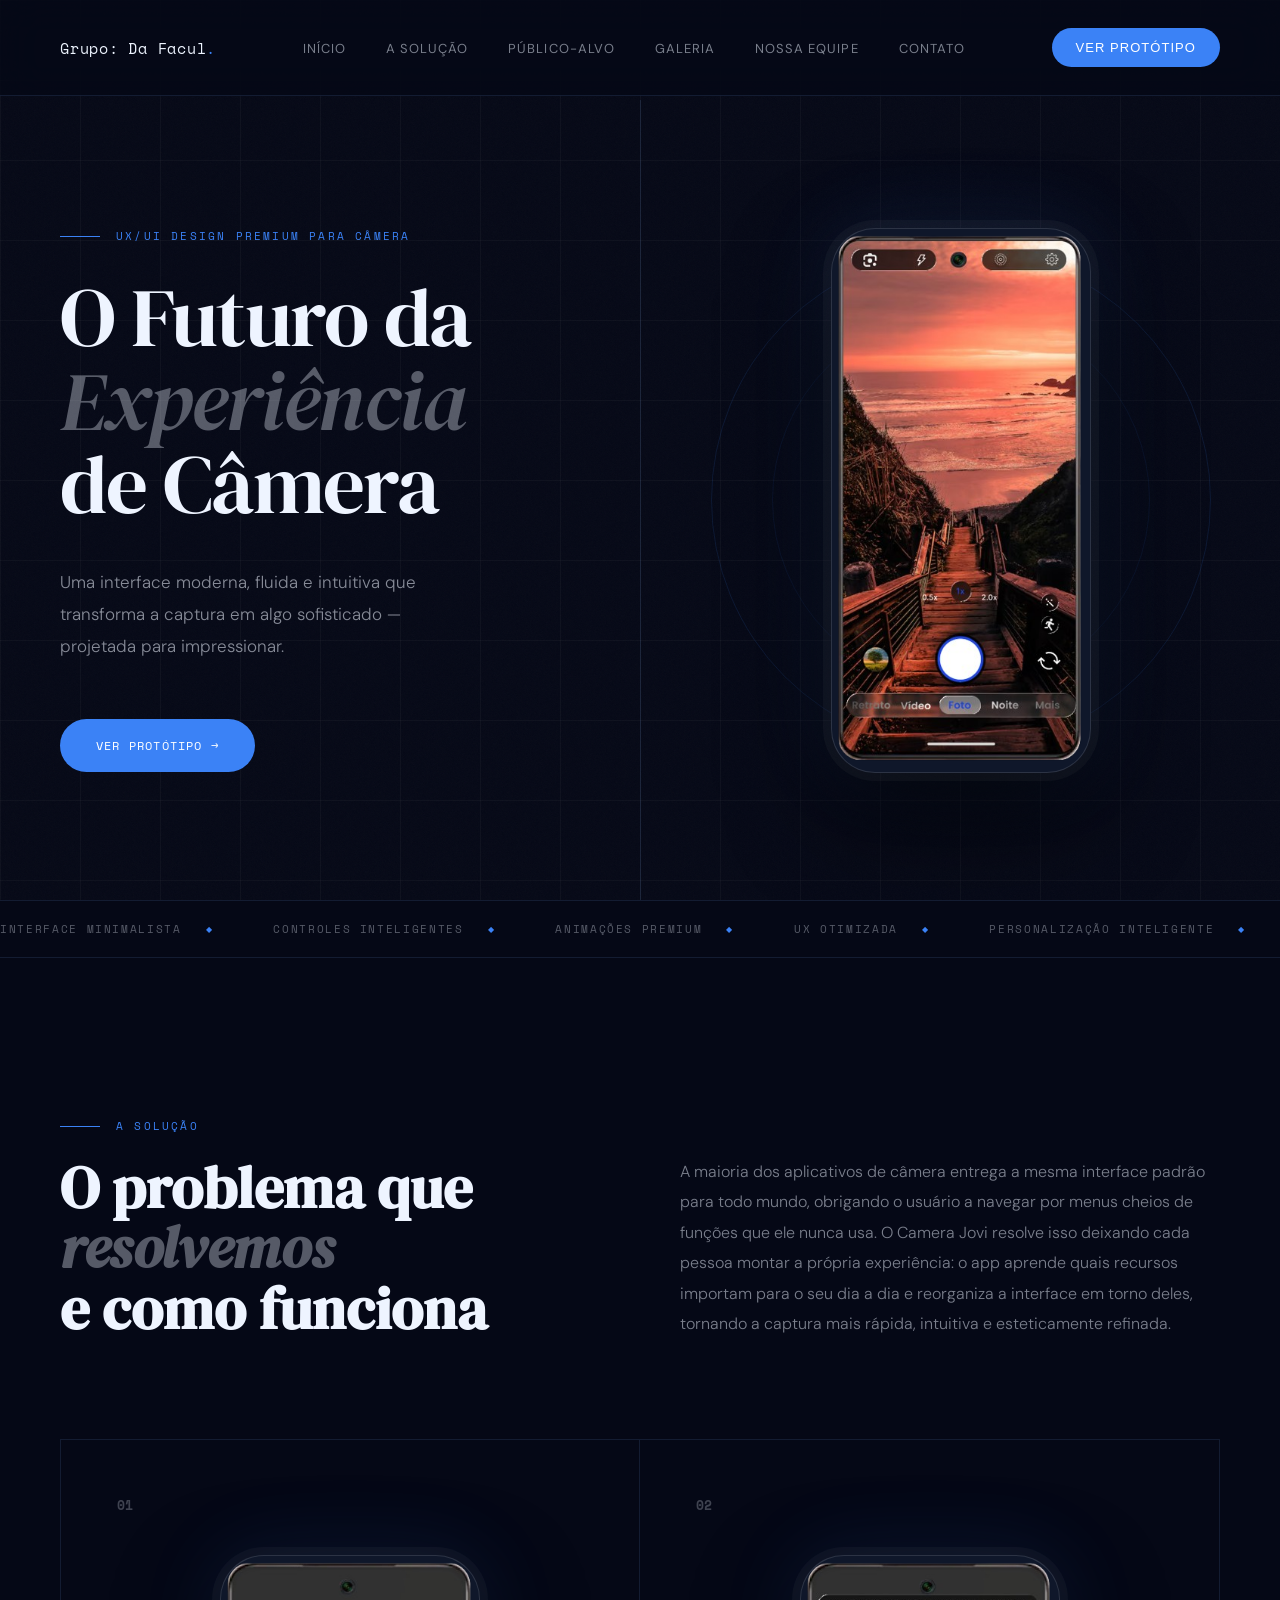
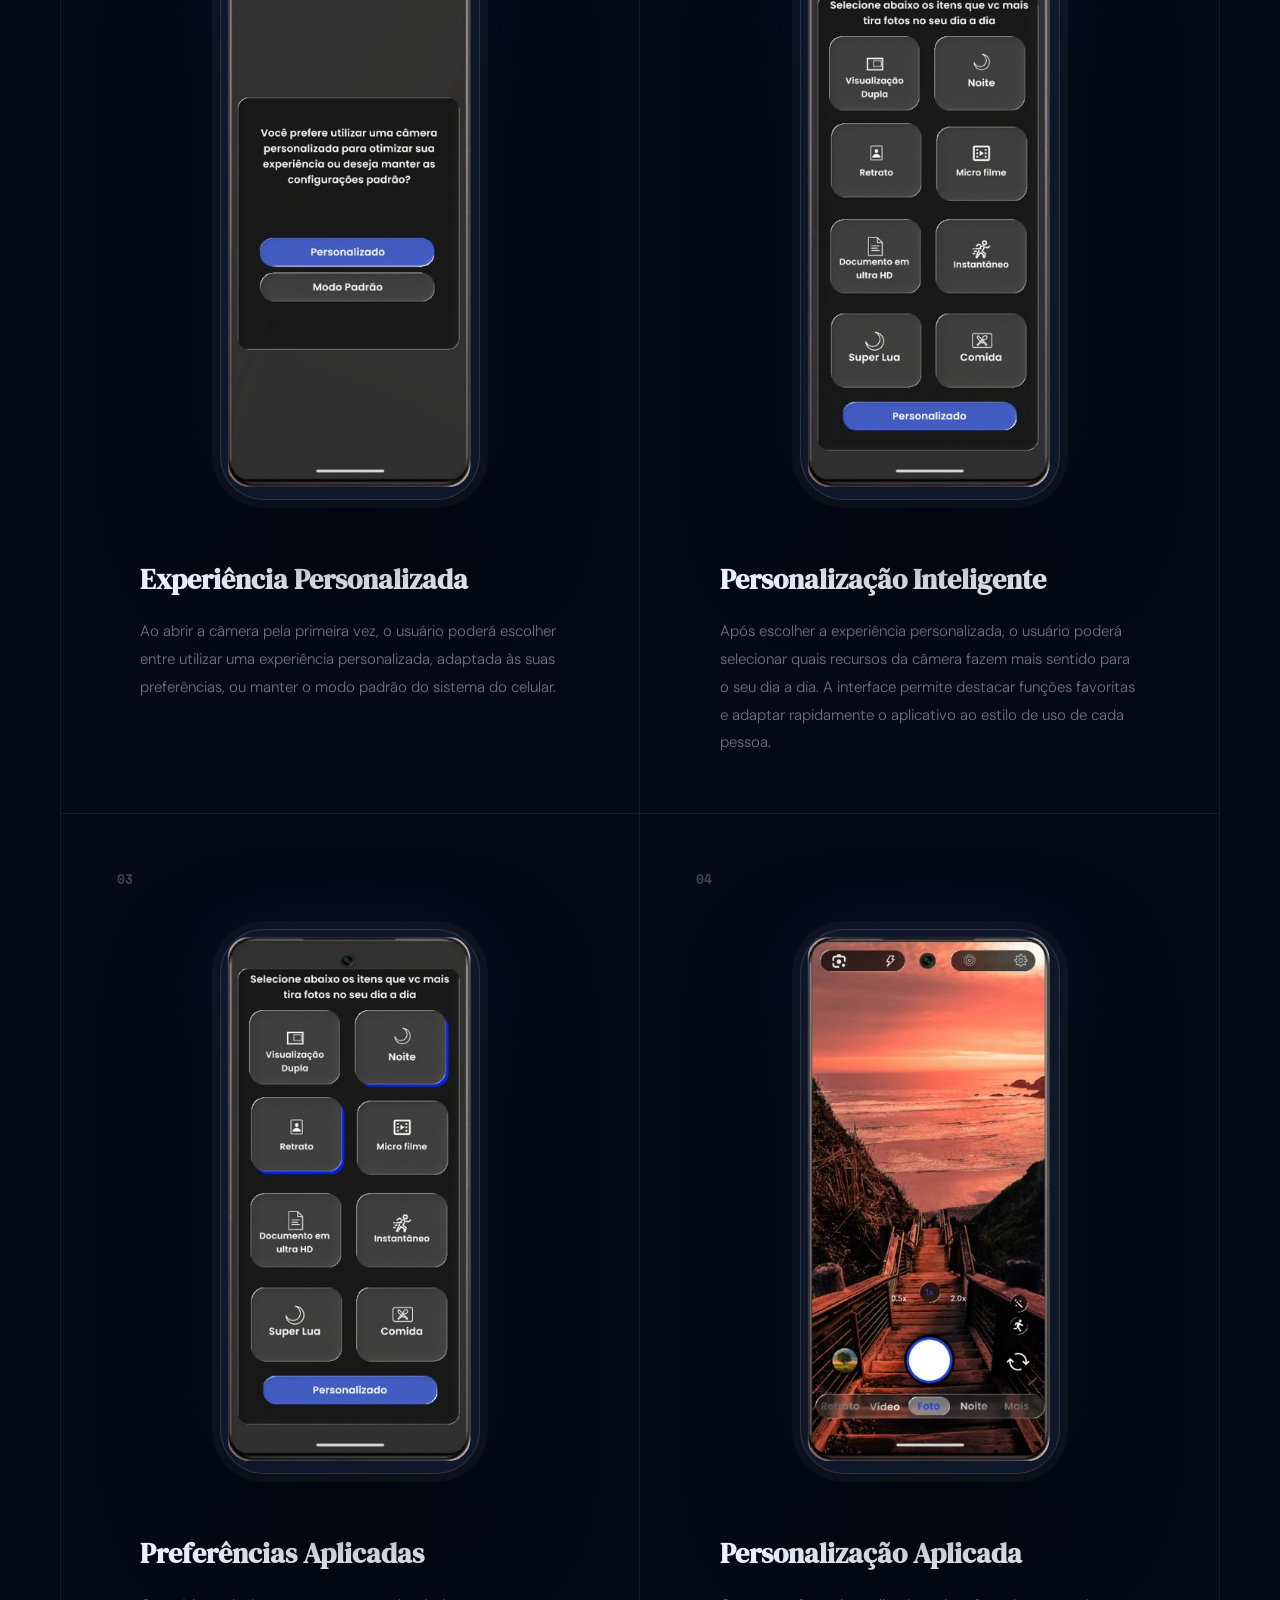
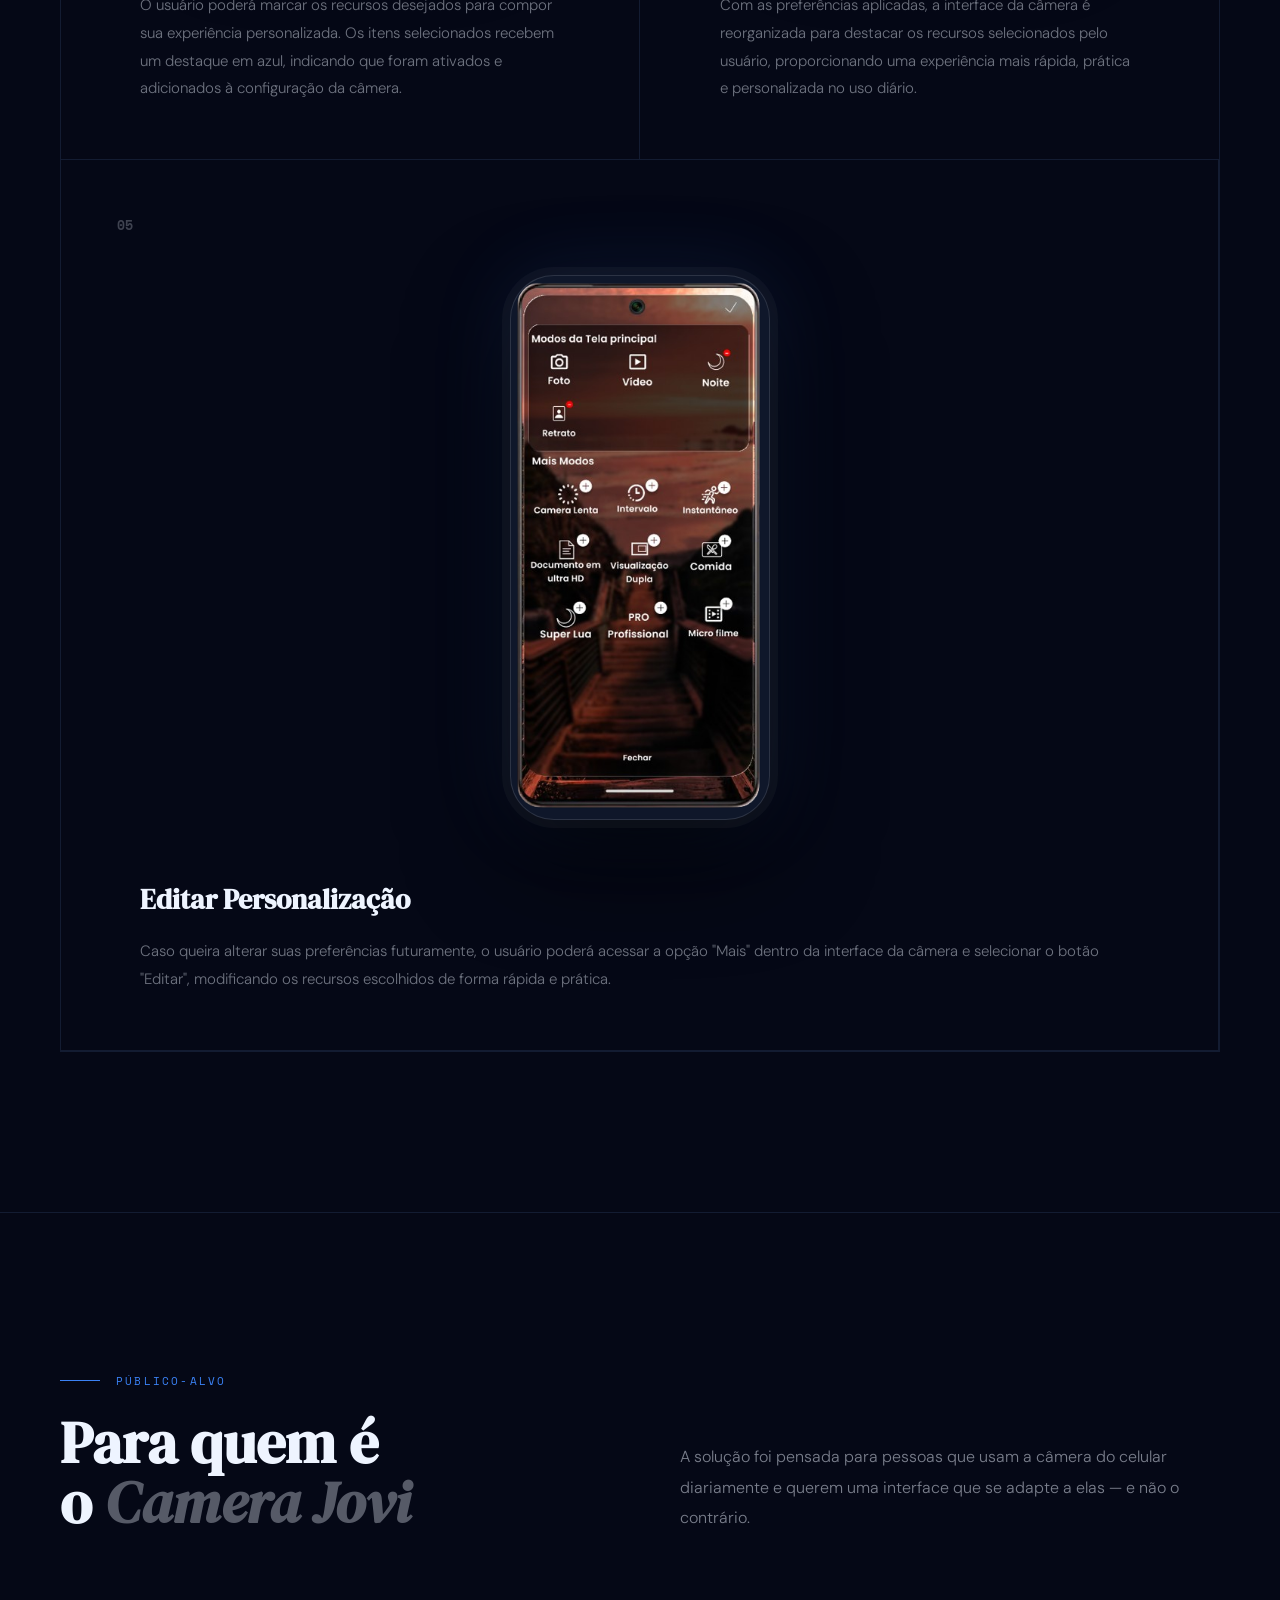
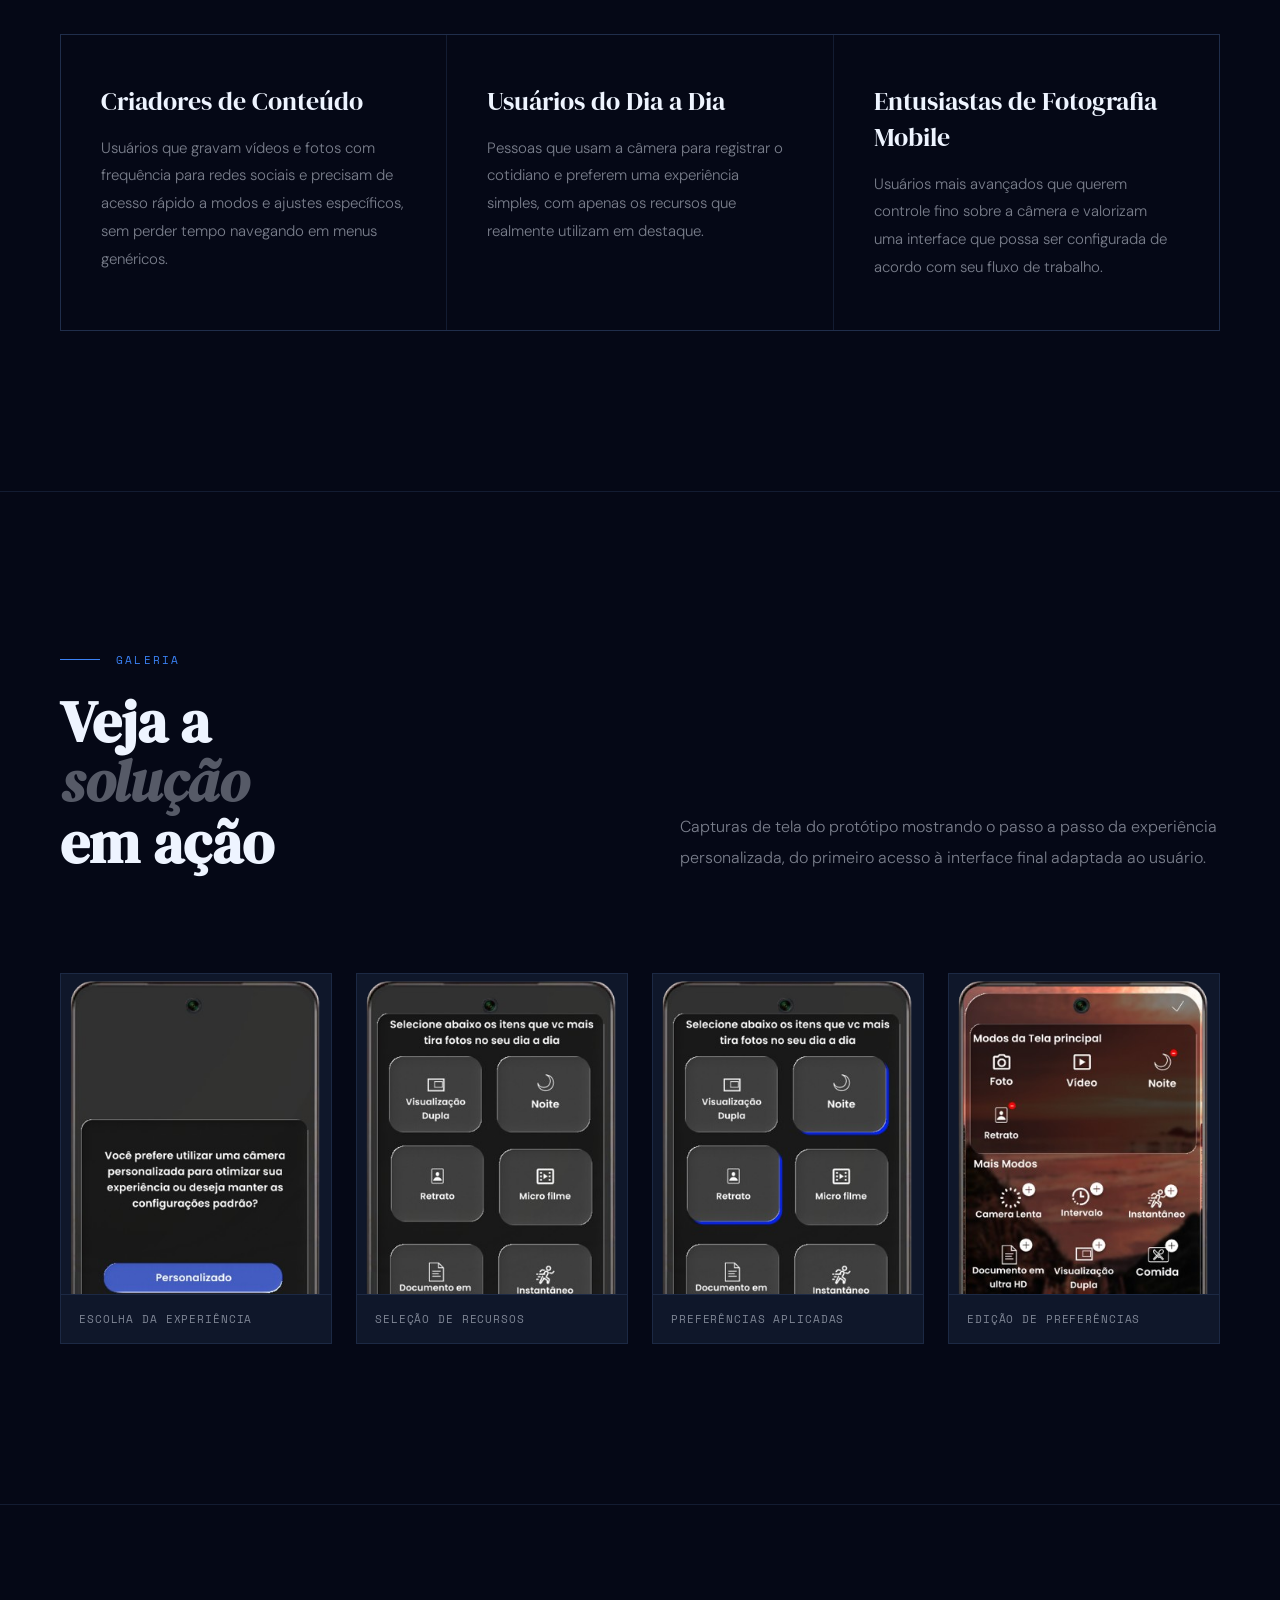
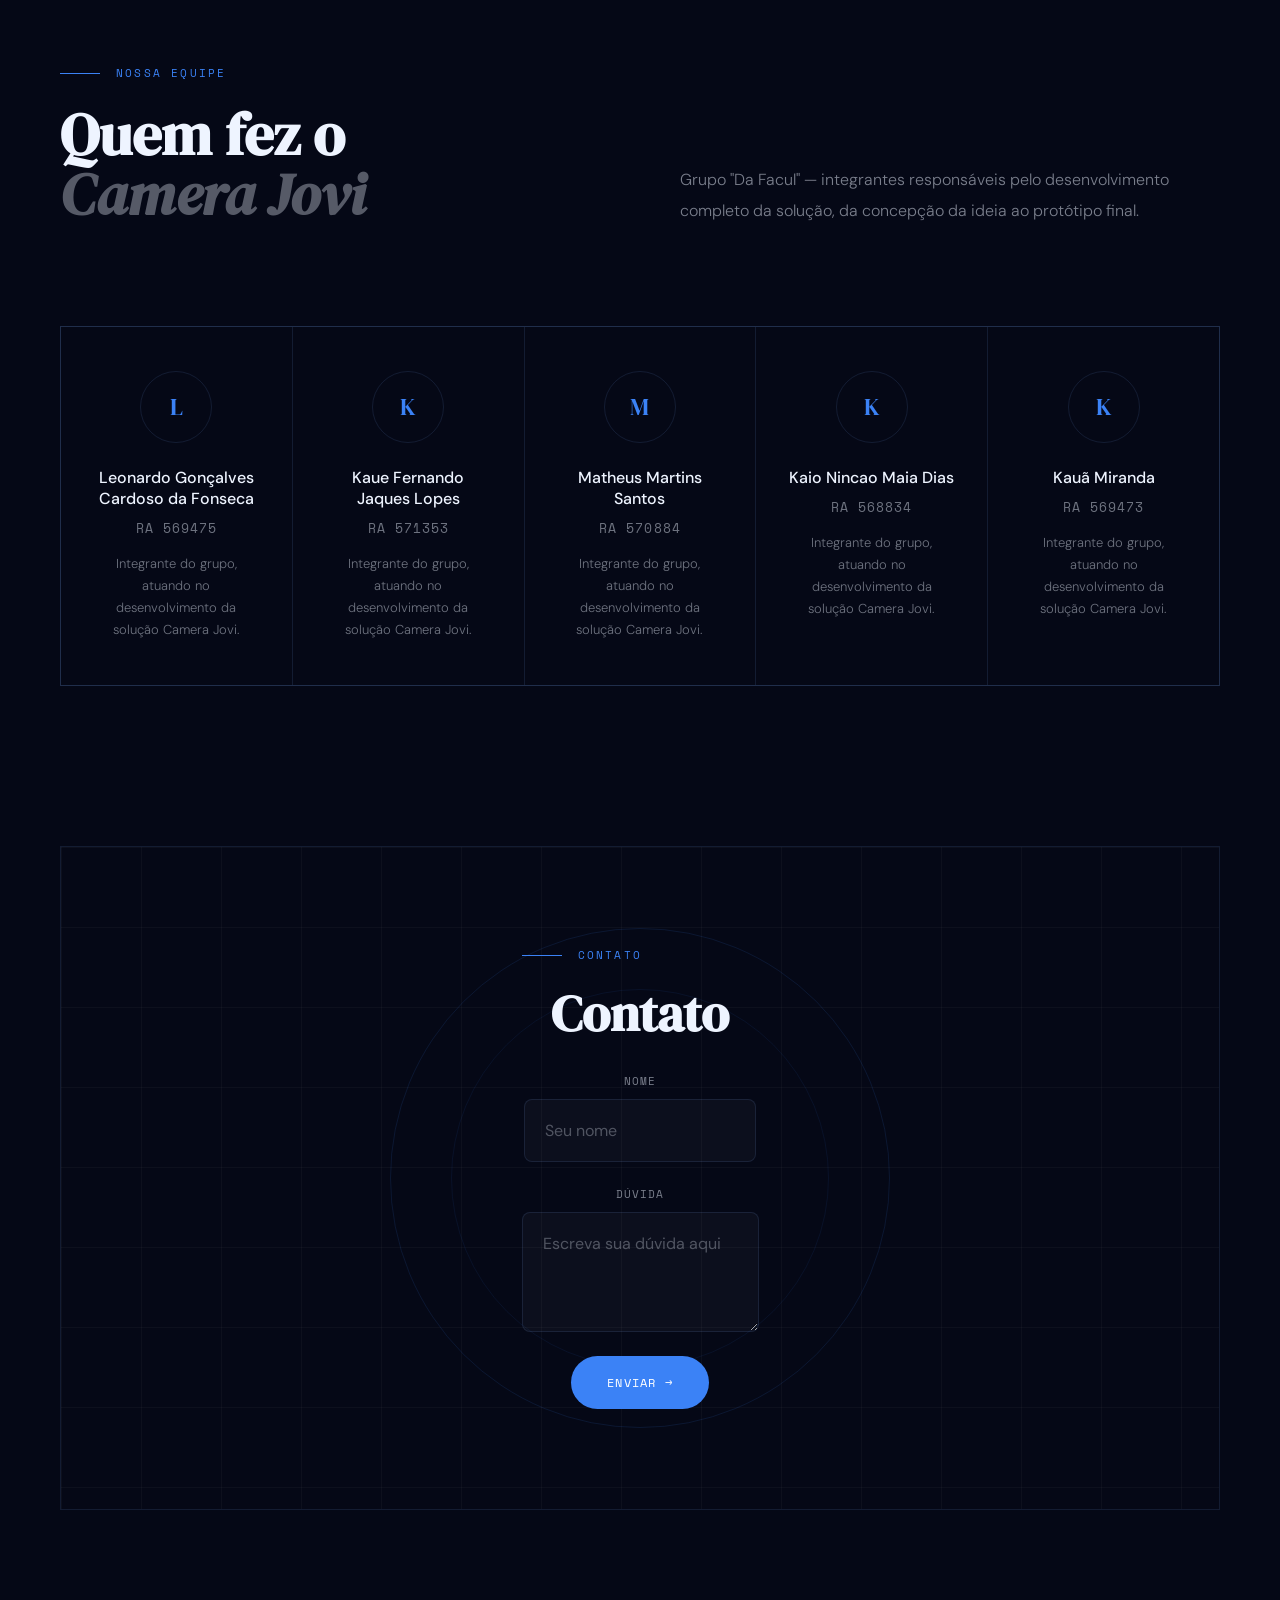
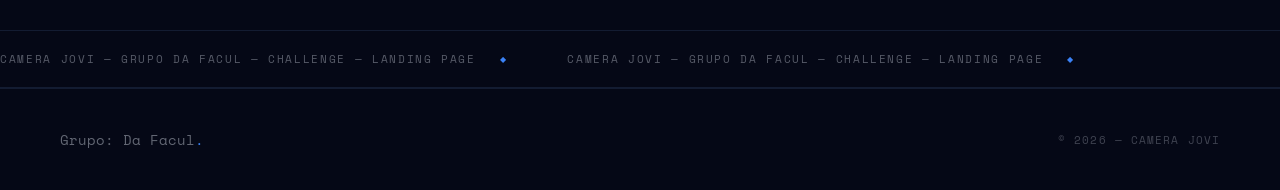
<file: index.html>
<!DOCTYPE html>
<html lang="pt-BR">
<head>
<meta charset="UTF-8">
<meta name="viewport" content="width=device-width, initial-scale=1.0">
<title>Camera Jovi — Landing Page</title>
<meta name="description" content="Camera Jovi: uma experiência de câmera personalizável para o smartphone, desenvolvida pelo grupo Da Facul.">
<link rel="icon" type="image/png" href="src/imgs/Captura_de_tela_de_2026-05-15_01-30-39-removebg-preview.png">

<link rel="preconnect" href="https://fonts.googleapis.com">
<link href="https://fonts.googleapis.com/css2?family=DM+Serif+Display:ital@0;1&family=DM+Sans:wght@300;400;500&family=Space+Mono&display=swap" rel="stylesheet">
<link rel="stylesheet" href="src/css/style.css">
</head>

<body>

<header>
  <!-- NAV -->
  <nav>
    <a href="#inicio" class="nav-logo">Grupo: Da Facul<span>.</span></a>

    <ul class="nav-links" id="navLinks">
      <li><a href="#inicio">Início</a></li>
      <li><a href="#solucao">A Solução</a></li>
      <li><a href="#publico-alvo">Público-Alvo</a></li>
      <li><a href="#galeria">Galeria</a></li>
      <li><a href="#equipe">Nossa Equipe</a></li>
      <li><a href="#contato">Contato</a></li>
    </ul>

    <button class="nav-cta" onclick="window.location.href='src/pages/prototipo.html'">
      Ver Protótipo
    </button>

    <button class="nav-toggle" id="navToggle" aria-label="Abrir menu" aria-expanded="false" aria-controls="navLinks">
      <span></span><span></span><span></span>
    </button>
  </nav>

  <!-- HERO -->
  <section class="hero" id="inicio">

    <div class="hero-grain"></div>
    <div class="hero-grid-overlay"></div>

    <div class="hero-left">

      <p class="eyebrow">
        UX/UI Design Premium para Câmera
      </p>

      <h1 class="hero-title">
        O Futuro da<br>
        <em>Experiência</em><br>
        de Câmera
      </h1>

      <p class="hero-desc">
        Uma interface moderna, fluida e intuitiva que transforma a captura em algo sofisticado — projetada para impressionar.
      </p>

      <div class="hero-actions">
        <button class="btn-main" onclick="window.location.href='src/pages/prototipo.html'">Ver Protótipo</button>
      </div>

    </div>

    <div class="hero-right">
      <div class="hero-bg-circle"></div>

      <div class="phone-frame" onclick="window.location.href='src/pages/prototipo.html'">
        <img src="src/imgs/Captura_de_tela_de_2026-05-15_00-13-33-removebg-preview.png" alt="Tela inicial do aplicativo Camera Jovi">
      </div>
    </div>

  </section>
</header>

<div class="marquee-section">
  <div class="marquee-track">
    <div class="marquee-item">Interface Minimalista</div>
    <div class="marquee-item">Controles Inteligentes</div>
    <div class="marquee-item">Animações Premium</div>
    <div class="marquee-item">UX Otimizada</div>
    <div class="marquee-item">Personalização Inteligente</div>
    <div class="marquee-item">Experiência Fluida</div>

    <div class="marquee-item">Interface Minimalista</div>
    <div class="marquee-item">Controles Inteligentes</div>
    <div class="marquee-item">Animações Premium</div>
    <div class="marquee-item">UX Otimizada</div>
    <div class="marquee-item">Personalização Inteligente</div>
    <div class="marquee-item">Experiência Fluida</div>
  </div>
</div>

<main>

  <!-- A SOLUÇÃO -->
  <section class="features" id="solucao" aria-labelledby="solucao-titulo">

    <div class="section-header">
      <div>
        <p class="section-eyebrow">A Solução</p>
        <h2 class="section-title" id="solucao-titulo">
          O problema que<br>
          <em>resolvemos</em><br>
          e como funciona
        </h2>
      </div>

      <p class="section-desc">
        A maioria dos aplicativos de câmera entrega a mesma interface padrão para todo mundo, obrigando o usuário a navegar por menus cheios de funções que ele nunca usa. O Camera Jovi resolve isso deixando cada pessoa montar a própria experiência: o app aprende quais recursos importam para o seu dia a dia e reorganiza a interface em torno deles, tornando a captura mais rápida, intuitiva e esteticamente refinada.
      </p>
    </div>

    <div class="features-list">

      <article class="feature-item">
        <div class="feature-number"><h3>01</h3></div>
        <div style="display:flex; justify-content:center; align-items:center; gap:60px; flex-wrap:wrap;">
          <div class="phone-frame">
            <img src="src/imgs/Captura_de_tela_de_2026-05-15_00-10-04-removebg-preview.png" alt="Tela de escolha de experiência personalizada">
          </div>
          <div style="max-width:420px;">
            <h3 class="feature-name" style="margin-bottom:20px;">Experiência Personalizada</h3>
            <p class="feature-text">
              Ao abrir a câmera pela primeira vez, o usuário poderá escolher entre utilizar uma experiência personalizada, adaptada às suas preferências, ou manter o modo padrão do sistema do celular.
            </p>
          </div>
        </div>
      </article>

      <article class="feature-item">
        <div class="feature-number"><h3>02</h3></div>
        <div style="display:flex; justify-content:center; align-items:center; gap:60px; flex-wrap:wrap;">
          <div class="phone-frame">
            <img src="src/imgs/Captura_de_tela_de_2026-05-15_00-11-48-removebg-preview.png" alt="Tela de seleção de recursos favoritos">
          </div>
          <div style="max-width:420px;">
            <h3 class="feature-name" style="margin-bottom:20px;">Personalização Inteligente</h3>
            <p class="feature-text">
              Após escolher a experiência personalizada, o usuário poderá selecionar quais recursos da câmera fazem mais sentido para o seu dia a dia. A interface permite destacar funções favoritas e adaptar rapidamente o aplicativo ao estilo de uso de cada pessoa.
            </p>
          </div>
        </div>
      </article>

      <article class="feature-item">
        <div class="feature-number"><h3>03</h3></div>
        <div style="display:flex; justify-content:center; align-items:center; gap:60px; flex-wrap:wrap;">
          <div class="phone-frame">
            <img src="src/imgs/Captura_de_tela_de_2026-05-15_00-06-44-removebg-preview.png" alt="Tela com recursos marcados em destaque azul">
          </div>
          <div style="max-width:420px;">
            <h3 class="feature-name" style="margin-bottom:20px;">Preferências Aplicadas</h3>
            <p class="feature-text">
              O usuário poderá marcar os recursos desejados para compor sua experiência personalizada. Os itens selecionados recebem um destaque em azul, indicando que foram ativados e adicionados à configuração da câmera.
            </p>
          </div>
        </div>
      </article>

      <article class="feature-item">
        <div class="feature-number"><h3>04</h3></div>
        <div style="display:flex; justify-content:center; align-items:center; gap:60px; flex-wrap:wrap;">
          <div class="phone-frame">
            <img src="src/imgs/Captura_de_tela_de_2026-05-15_00-13-33-removebg-preview.png" alt="Interface final reorganizada com recursos favoritos">
          </div>
          <div style="max-width:420px;">
            <h3 class="feature-name" style="margin-bottom:20px;">Personalização Aplicada</h3>
            <p class="feature-text">
              Com as preferências aplicadas, a interface da câmera é reorganizada para destacar os recursos selecionados pelo usuário, proporcionando uma experiência mais rápida, prática e personalizada no uso diário.
            </p>
          </div>
        </div>
      </article>

      <article class="feature-item" style="grid-column: span 2;">
        <div class="feature-number"><h3>05</h3></div>
        <div style="display:flex; justify-content:center; align-items:center; gap:60px; flex-wrap:wrap;">
          <div class="phone-frame">
            <img src="src/imgs/Captura_de_tela_de_2026-05-15_00-35-50-removebg-preview.png" alt="Tela de edição das preferências salvas">
          </div>
          <div style="max-width:1000px;">
            <h3 class="feature-name" style="margin-bottom:20px;">Editar Personalização</h3>
            <p class="feature-text">
              Caso queira alterar suas preferências futuramente, o usuário poderá acessar a opção "Mais" dentro da interface da câmera e selecionar o botão "Editar", modificando os recursos escolhidos de forma rápida e prática.
            </p>
          </div>
        </div>
      </article>

    </div>
  </section>

  <!-- PÚBLICO-ALVO -->
  <section class="audience" id="publico-alvo" aria-labelledby="publico-titulo">

    <div class="section-header">
      <div>
        <p class="section-eyebrow">Público-Alvo</p>
        <h2 class="section-title" id="publico-titulo">
          Para quem é<br>
          o <em>Camera Jovi</em>
        </h2>
      </div>

      <p class="section-desc">
        A solução foi pensada para pessoas que usam a câmera do celular diariamente e querem uma interface que se adapte a elas — e não o contrário.
      </p>
    </div>

    <div class="audience-grid">
      <article class="audience-card">
        <h3>Criadores de Conteúdo</h3>
        <p>Usuários que gravam vídeos e fotos com frequência para redes sociais e precisam de acesso rápido a modos e ajustes específicos, sem perder tempo navegando em menus genéricos.</p>
      </article>

      <article class="audience-card">
        <h3>Usuários do Dia a Dia</h3>
        <p>Pessoas que usam a câmera para registrar o cotidiano e preferem uma experiência simples, com apenas os recursos que realmente utilizam em destaque.</p>
      </article>

      <article class="audience-card">
        <h3>Entusiastas de Fotografia Mobile</h3>
        <p>Usuários mais avançados que querem controle fino sobre a câmera e valorizam uma interface que possa ser configurada de acordo com seu fluxo de trabalho.</p>
      </article>
    </div>
  </section>

  <!-- GALERIA -->
  <section class="gallery" id="galeria" aria-labelledby="galeria-titulo">

    <div class="section-header">
      <div>
        <p class="section-eyebrow">Galeria</p>
        <h2 class="section-title" id="galeria-titulo">
          Veja a<br>
          <em>solução</em><br>
          em ação
        </h2>
      </div>

      <p class="section-desc">
        Capturas de tela do protótipo mostrando o passo a passo da experiência personalizada, do primeiro acesso à interface final adaptada ao usuário.
      </p>
    </div>

    <div class="gallery-grid">
      <figure class="gallery-item">
        <img src="src/imgs/Captura_de_tela_de_2026-05-15_00-10-04-removebg-preview.png" alt="Tela de escolha de experiência personalizada">
        <figcaption>Escolha da experiência</figcaption>
      </figure>

      <figure class="gallery-item">
        <img src="src/imgs/Captura_de_tela_de_2026-05-15_00-11-48-removebg-preview.png" alt="Tela de seleção de recursos favoritos">
        <figcaption>Seleção de recursos</figcaption>
      </figure>

      <figure class="gallery-item">
        <img src="src/imgs/Captura_de_tela_de_2026-05-15_00-06-44-removebg-preview.png" alt="Tela com recursos marcados em destaque azul">
        <figcaption>Preferências aplicadas</figcaption>
      </figure>

      <figure class="gallery-item">
        <img src="src/imgs/Captura_de_tela_de_2026-05-15_00-35-50-removebg-preview.png" alt="Tela de edição das preferências salvas">
        <figcaption>Edição de preferências</figcaption>
      </figure>
    </div>
  </section>

  <!-- NOSSA EQUIPE -->
  <section class="team" id="equipe" aria-labelledby="equipe-titulo">

    <div class="section-header">
      <div>
        <p class="section-eyebrow">Nossa Equipe</p>
        <h2 class="section-title" id="equipe-titulo">
          Quem fez o<br>
          <em>Camera Jovi</em>
        </h2>
      </div>

      <p class="section-desc">
        Grupo "Da Facul" — integrantes responsáveis pelo desenvolvimento completo da solução, da concepção da ideia ao protótipo final.
      </p>
    </div>

    <div class="team-grid">
      <article class="team-card">
        <div class="team-avatar">L</div>
        <h3>Leonardo Gonçalves Cardoso da Fonseca</h3>
        <p class="team-role">RA 569475</p>
        <p>Integrante do grupo, atuando no desenvolvimento da solução Camera Jovi.</p>
      </article>

      <article class="team-card">
        <div class="team-avatar">K</div>
        <h3>Kaue Fernando Jaques Lopes</h3>
        <p class="team-role">RA 571353</p>
        <p>Integrante do grupo, atuando no desenvolvimento da solução Camera Jovi.</p>
      </article>

      <article class="team-card">
        <div class="team-avatar">M</div>
        <h3>Matheus Martins Santos</h3>
        <p class="team-role">RA 570884</p>
        <p>Integrante do grupo, atuando no desenvolvimento da solução Camera Jovi.</p>
      </article>

      <article class="team-card">
        <div class="team-avatar">K</div>
        <h3>Kaio Nincao Maia Dias</h3>
        <p class="team-role">RA 568834</p>
        <p>Integrante do grupo, atuando no desenvolvimento da solução Camera Jovi.</p>
      </article>

      <article class="team-card">
        <div class="team-avatar">K</div>
        <h3>Kauã Miranda</h3>
        <p class="team-role">RA 569473</p>
        <p>Integrante do grupo, atuando no desenvolvimento da solução Camera Jovi.</p>
      </article>
    </div>
  </section>

  <!-- CONTATO -->
  <section class="cta" id="contato" aria-labelledby="contato-titulo">
    <div class="cta-inner">
      <div class="cta-left" style="position:relative; overflow:hidden; border-right:none;">
        <div class="hero-bg-circle"></div>
        <div class="hero-grid-overlay"></div>

        <div style="position:relative; z-index:2;">
          <p class="section-eyebrow">Contato</p>

          <h2 class="cta-title" id="contato-titulo">
            Contato
          </h2>

          <form class="contact-form" onsubmit="return enviarContato(event)">
            <div class="form-grpup">
              <div class="form-group">
                <label for="contato-nome">Nome</label>
                <input type="text" id="contato-nome" name="nome" placeholder="Seu nome" required>
              </div>

            </div>

            <div class="form-group">
              <label for="contato-duvida">Dúvida</label>
              <textarea id="contato-duvida" name="duvida" placeholder="Escreva sua dúvida aqui" required></textarea>
            </div>
            <button type="submit" class="btn-main form-submit">Enviar</button>

          </form>
        </div>
      </div>
    </div>
  </section>

</main>

<div class="marquee-section">
  <div class="marquee-track">
    <div class="marquee-item">Camera Jovi — Grupo Da Facul — Challenge — Landing Page</div>
    <div class="marquee-item">Camera Jovi — Grupo Da Facul — Challenge — Landing Page</div>
  </div>
</div>

<!-- FOOTER -->
<footer>
  <span class="footer-logo">
    Grupo: Da Facul<span>.</span>
  </span>

  <span class="footer-copy">
    © 2026 — Camera Jovi
  </span>
</footer>

<script>
  const navToggle = document.getElementById('navToggle');
  const navLinks = document.getElementById('navLinks');

  navToggle.addEventListener('click', () => {
    const isOpen = navLinks.classList.toggle('is-open');
    navToggle.classList.toggle('is-active', isOpen);
    navToggle.setAttribute('aria-expanded', isOpen);
  });

  navLinks.querySelectorAll('a').forEach(link => {
    link.addEventListener('click', () => {
      navLinks.classList.remove('is-open');
      navToggle.classList.remove('is-active');
      navToggle.setAttribute('aria-expanded', 'false');
    });
  });

  function enviarContato(event){
    event.preventDefault();

    const nome = document.getElementById('contato-nome').value.trim();
    const duvida = document.getElementById('contato-duvida').value.trim();

    const mensagem = `Olá, meu nome é ${nome}. Minha dúvida é: ${duvida}`;
    const url = `https://wa.me/5511969315562?text=${encodeURIComponent(mensagem)}`;

    window.open(url, '_blank');

    return false;
  }
</script>

</body>
</html>
</file>
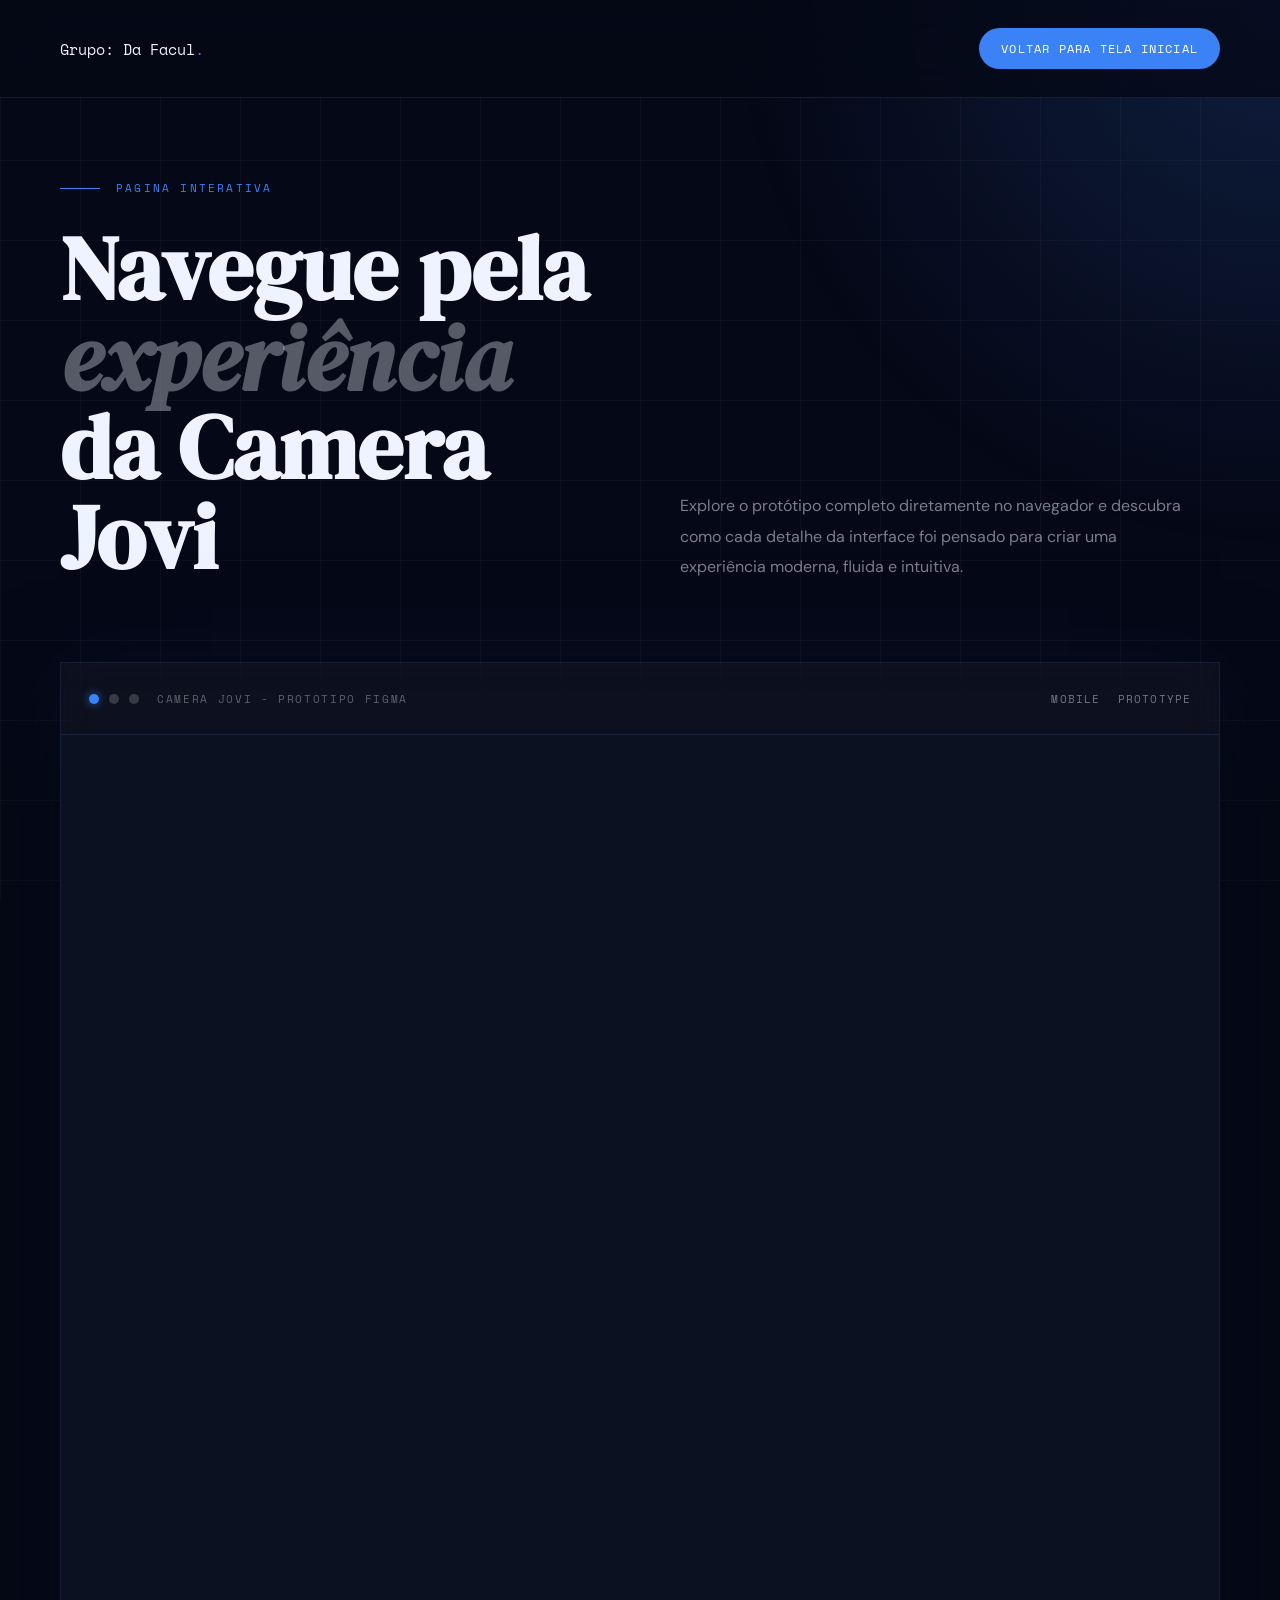
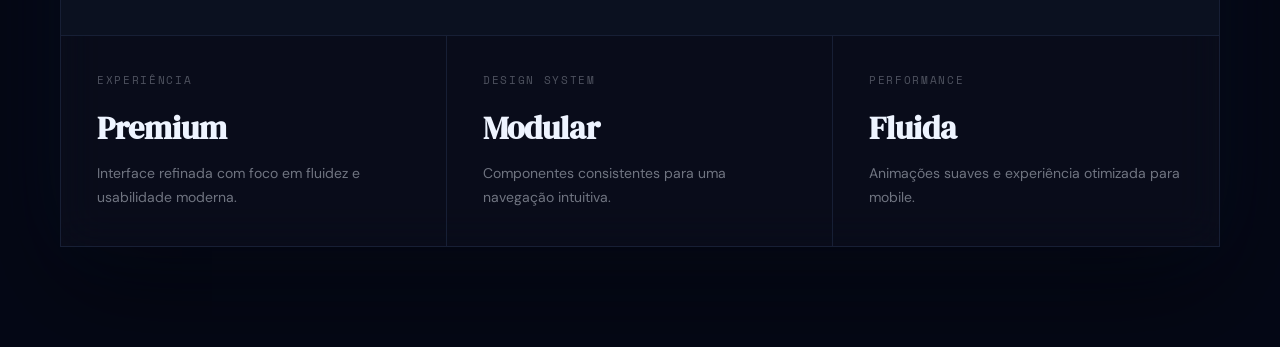
<file: src/pages/prototipo.html>
<!DOCTYPE html>
<html lang="pt-BR">
<head>
<meta charset="UTF-8">
<meta name="viewport" content="width=device-width, initial-scale=1.0">

<title>Camera Jovi</title>

<link rel="icon" type="image/png" href="../imgs/Captura_de_tela_de_2026-05-15_01-30-39-removebg-preview.png">

<link rel="preconnect" href="https://fonts.googleapis.com">

<link href="https://fonts.googleapis.com/css2?family=DM+Serif+Display:ital@0;1&family=DM+Sans:wght@300;400;500&family=Space+Mono&display=swap" rel="stylesheet">

<link rel="stylesheet" href="../css/prototipo.css">

</head>

<body>


<div class="bg-grid"></div>
<div class="bg-gradient"></div>

<!-- NAV -->

<nav>

  <a href="#" class="nav-logo">
    Grupo: Da Facul<span>.</span>
  </a>
<button class="nav-btn" onclick="window.location.href='../../index.html'">
  Voltar para Tela inicial 
</button>


</nav>



<section class="hero">

  <div class="hero-top">

    <div>

      <p class="eyebrow">
        Pagina Interativa
      </p>

      <h1 class="hero-title">
        Navegue pela<br>
        <em>experiência</em><br>
        da Camera Jovi
      </h1>

    </div>

    <div>

      <p class="hero-desc">
        Explore o protótipo completo diretamente no navegador e descubra como cada detalhe da interface foi pensado para criar uma experiência moderna, fluida e intuitiva.
      </p>

    </div>

  </div>

  <!-- SHOWCASE -->

  <div class="showcase">

    <div class="showcase-topbar">

      <div class="topbar-left">

        <div class="dots">
          <span></span>
          <span></span>
          <span></span>
        </div>

        <p class="topbar-text">
          CAMERA JOVI - PROTOTIPO FIGMA
        </p>

      </div>

      <div class="showcase-actions">
        <button>Mobile</button>
        <button>Prototype</button>
      </div>

    </div>

    <div class="iframe-container">

      <iframe
        src="https://embed.figma.com/proto/TMHrrBERjgXywLHWE4onB9/Sem-t%C3%ADtulo?node-id=1-709&p=f&scaling=scale-down&content-scaling=fixed&page-id=0%3A1&starting-point-node-id=1%3A709&embed-host=share" allowfullscreen>
        allowfullscreen
        loading="lazy">
      </iframe>

    </div>

    

    <div class="info-strip">

      <div class="info-box">

        <p class="info-label">
          Experiência
        </p>

        <h3 class="info-value">
          Premium
        </h3>

        <p class="info-text">
          Interface refinada com foco em fluidez e usabilidade moderna.
        </p>

      </div>

      <div class="info-box">

        <p class="info-label">
          Design System
        </p>

        <h3 class="info-value">
          Modular
        </h3>

        <p class="info-text">
          Componentes consistentes para uma navegação intuitiva.
        </p>

      </div>

      <div class="info-box">

        <p class="info-label">
          Performance
        </p>

        <h3 class="info-value">
          Fluida
        </h3>

        <p class="info-text">
          Animações suaves e experiência otimizada para mobile.
        </p>

      </div>

    </div>

  </div>

</section>

</body>
</html>
</file>
<file: src/css/style.css>
:root{
  --black:#050816;
  --white:#eef4ff;
  --cream:#dbe7ff;
  --accent:#3b82f6;
  --muted:#5c6b8a;
  --border:rgba(120,170,255,0.12);

  --font-display:'DM Serif Display', Georgia, serif;
  --font-body:'DM Sans', sans-serif;
  --font-mono:'Space Mono', monospace;
}

*,
*::before,
*::after{
  margin:0;
  padding:0;
  box-sizing:border-box;
}
::selection{
  background:#00394fbb;
  color:#fff;
}
html{
  scroll-behavior:smooth;
}

body{
  background:var(--black);
  color:var(--white);
  font-family:var(--font-body);
  font-weight:300;
  overflow-x:hidden;
}

/* NAV */

nav{
  position:fixed;
  top:0;
  left:0;
  right:0;
  z-index:100;

  display:flex;
  align-items:center;
  justify-content:space-between;

  padding:28px 60px;

  border-bottom:1px solid var(--border);

  backdrop-filter:blur(20px);
  background:rgba(5,8,22,0.75);
}

.nav-logo{
  font-family:var(--font-mono);
  font-size:15px;
  letter-spacing:.05em;
  color:var(--white);
  text-decoration:none;
}

.nav-logo span{
  color:var(--accent);
}

.nav-links{
  display:flex;
  gap:40px;
  list-style:none;
}

.nav-links a{
  font-size:13px;
  font-weight:400;
  letter-spacing:.08em;
  text-transform:uppercase;
  color:rgba(238,244,255,.5);
  text-decoration:none;
  transition:.25s;
}

.nav-links a:hover{
  color:var(--white);
}

.nav-cta{
  font-size:13px;
  font-weight:500;
  letter-spacing:.08em;
  text-transform:uppercase;

  color:#fff;
  background:var(--accent);

  border:none;
  padding:12px 24px;

  cursor:pointer;

  border-radius:999px;

  transition:.25s;
}

.nav-cta:hover{
  opacity:.85;
  transform:translateY(-2px);
}

/* MENU MOBILE (HAMBURGUER) */

.nav-toggle{
  display:none;
  flex-direction:column;
  justify-content:center;
  gap:5px;

  width:38px;
  height:38px;

  background:none;
  border:1px solid var(--border);
  border-radius:8px;

  cursor:pointer;
  z-index:200;
}

.nav-toggle span{
  display:block;
  width:18px;
  height:2px;
  margin:0 auto;
  background:var(--white);
  transition:.3s;
}

.nav-toggle.is-active span:nth-child(1){
  transform:translateY(7px) rotate(45deg);
}
.nav-toggle.is-active span:nth-child(2){
  opacity:0;
}
.nav-toggle.is-active span:nth-child(3){
  transform:translateY(-7px) rotate(-45deg);
}

/* HERO */

.hero{
  min-height:100vh;
  display:grid;
  grid-template-columns:1fr 1fr;
  padding-top:100px;
  position:relative;
  overflow:hidden;
}

.hero-grain{
  position:absolute;
  inset:0;
  opacity:.03;
  pointer-events:none;

  background-image:url("data:image/svg+xml,%3Csvg viewBox='0 0 256 256' xmlns='http://www.w3.org/2000/svg'%3E%3Cfilter id='noise'%3E%3CfeTurbulence type='fractalNoise' baseFrequency='0.9' numOctaves='4' stitchTiles='stitch'/%3E%3C/filter%3E%3Crect width='100%25' height='100%25' filter='url(%23noise)'/%3E%3C/svg%3E");
  background-size:128px;
}

.hero-grid-overlay{
  position:absolute;
  inset:0;

  background-image:
  linear-gradient(rgba(255,255,255,.03) 1px, transparent 1px),
  linear-gradient(90deg, rgba(255,255,255,.03) 1px, transparent 1px);

  background-size:80px 80px;
}

.hero-left{
  padding:80px 60px;
  display:flex;
  flex-direction:column;
  justify-content:center;
  position:relative;
  z-index:2;
}

.eyebrow{
  font-family:var(--font-mono);
  font-size:11px;
  letter-spacing:.2em;
  text-transform:uppercase;
  color:var(--accent);

  margin-bottom:32px;

  display:flex;
  align-items:center;
  gap:16px;
}

.eyebrow::before{
  content:'';
  width:40px;
  height:1px;
  background:var(--accent);
}

.hero-title{
  font-family:var(--font-display);
  font-size:clamp(56px, 6.5vw, 96px);
  line-height:1;
  font-weight:400;
  letter-spacing:-.02em;
  margin-bottom:40px;
}

.hero-title em{
  font-style:italic;
  color:rgba(238,244,255,.35);
}

.hero-desc{
  font-size:17px;
  line-height:1.9;
  color:rgba(238,244,255,.55);

  max-width:420px;
  margin-bottom:56px;
}

.hero-actions{
  display:flex;
  gap:24px;
  flex-wrap:wrap;
}

.btn-main{
  font-family:var(--font-mono);
  font-size:12px;
  letter-spacing:.1em;
  text-transform:uppercase;

  color:#fff;
  background:var(--accent);

  border:none;
  padding:18px 36px;

  border-radius:999px;
  cursor:pointer;

  transition:.25s;
}

.btn-main:hover{
  transform:translateY(-3px);
  box-shadow:0 12px 30px rgba(59,130,246,.3);
}

.btn-main::after{
  content:' →';
}

.btn-ghost{
  background:none;
  border:none;

  font-family:var(--font-mono);
  font-size:12px;
  letter-spacing:.1em;
  text-transform:uppercase;

  color:rgba(238,244,255,.55);

  cursor:pointer;

  text-decoration:underline;
  text-underline-offset:4px;
}

.hero-metrics{
  margin-top:80px;

  display:grid;
  grid-template-columns:repeat(3,1fr);

  border-top:1px solid var(--border);

  padding-top:40px;
}

.metric{
  padding-right:32px;
}

.metric + .metric{
  padding-left:32px;
  border-left:1px solid var(--border);
}

.metric-value{
  font-family:var(--font-display);
  font-size:44px;
  margin-bottom:10px;
}

.metric-label{
  font-size:12px;
  color:rgba(238,244,255,.4);

  letter-spacing:.06em;
  text-transform:uppercase;

  font-family:var(--font-mono);
}

/* HERO RIGHT */

.hero-right{
  position:relative;

  display:flex;
  align-items:center;
  justify-content:center;

  border-left:1px solid var(--border);
}

.hero-bg-circle{
  position:absolute;

  width:500px;
  height:500px;

  border-radius:50%;
  border:1px solid rgba(59,130,246,.12);

  top:50%;
  left:50%;

  transform:translate(-50%,-50%);
}

.hero-bg-circle::before{
  content:'';

  position:absolute;
  inset:60px;

  border-radius:50%;
  border:1px solid rgba(59,130,246,.08);
}

.phone-frame{
  position:relative;
  z-index:2;

  width:260px;
  height:545px;

  background:#0f172a;

  border-radius:44px;

  overflow:hidden;

  border:1px solid rgba(255,255,255,.12);

  box-shadow:
  0 0 0 8px rgba(255,255,255,.03),
  0 40px 100px rgba(0,0,0,.7),
  0 0 80px rgba(59,130,246,.15);

  animation:float 6s ease-in-out infinite;
}

.phone-frame img{
  width:100%;
  height:100%;
  object-fit:cover;
  object-position:center;
  display:block;
}

@keyframes float{
  0%,100%{
    transform:translateY(0) rotate(-1deg);
  }

  50%{
    transform:translateY(-20px) rotate(1deg);
  }
}

/* MARQUEE */

.marquee-section{
  border-top:1px solid var(--border);
  border-bottom:1px solid var(--border);

  padding:20px 0;
  overflow:hidden;
}

.marquee-track{
  display:flex;
  gap:60px;
  align-items:center;

  white-space:nowrap;

  animation:marquee 22s linear infinite;
}

@keyframes marquee{
  from{
    transform:translateX(0);
  }

  to{
    transform:translateX(-50%);
  }
}

.marquee-item{
  font-family:var(--font-mono);
  font-size:11px;

  letter-spacing:.15em;
  text-transform:uppercase;

  color:rgba(238,244,255,.35);

  display:flex;
  align-items:center;
  gap:24px;
}

.marquee-item::after{
  content:'◆';
  color:var(--accent);
  font-size:8px;
}

/* FEATURES */

.features{
  padding:160px 60px;
}

.section-header{
  display:grid;
  grid-template-columns:1fr 1fr;
  gap:80px;
  align-items:end;

  margin-bottom:100px;
}

.section-eyebrow{
  font-family:var(--font-mono);
  font-size:11px;

  letter-spacing:.2em;
  text-transform:uppercase;

  color:var(--accent);

  margin-bottom:24px;

  display:flex;
  align-items:center;
  gap:16px;
}

.section-eyebrow::before{
  content:'';
  width:40px;
  height:1px;
  background:var(--accent);
}

.section-title{
  font-family:var(--font-display);
  font-size:clamp(42px,4.5vw,68px);
  line-height:1.05;
}

.section-title em{
  font-style:italic;
  color:rgba(238,244,255,.35);
}

.section-desc{
  font-size:16px;
  line-height:1.9;
  color:rgba(238,244,255,.5);
}

.features-list{
  display:grid;
  grid-template-columns:repeat(2,1fr);

  border:1px solid var(--border);
}

.feature-item{
  padding:56px;
  border-bottom:1px solid var(--border);

  transition:.35s;
}

.feature-item:nth-child(odd){
  border-right:1px solid var(--border);
}

.feature-item:hover{
  background:rgba(59,130,246,.04);
}

.feature-number{
  font-family:var(--font-mono);
  font-size:11px;
  color:rgba(238,244,255,.25);

  margin-bottom:40px;
}

.feature-icon-line{
  width:48px;
  height:48px;

  display:flex;
  align-items:center;
  justify-content:center;

  border:1px solid var(--border);

  margin-bottom:28px;
}

.feature-icon-line svg{
  width:22px;
  height:22px;

  stroke:var(--accent);
  fill:none;
  stroke-width:1.5;
}

.feature-name{
  font-family:var(--font-display);
  font-size:28px;
  margin-bottom:16px;
}

.feature-text{
  font-size:15px;
  line-height:1.85;
  color:rgba(238,244,255,.45);
}

/* CTA */

.cta{
  padding:0 60px 120px;
}

.cta-inner{
  display:grid;
  grid-template-columns:1fr;

  border:1px solid var(--border);
}

.cta-left{
  padding:100px 80px;
  border-right:1px solid var(--border);

  display:flex;
  flex-direction:column;
  align-items:center;
  text-align:center;
}

.cta-title{
  font-family:var(--font-display);
  font-size:clamp(42px,4vw,62px);
  line-height:1.05;

  margin-bottom:32px;
}

.cta-title em{
  font-style:italic;
  color:rgba(238,244,255,.3);
}

.cta-text{
  font-size:16px;
  line-height:1.9;

  color:rgba(238,244,255,.5);

  margin-bottom:52px;
  max-width:400px;
}

.cta-right{
  padding:100px 80px;

  display:flex;
  flex-direction:column;
  justify-content:space-between;
  gap:40px;
}

.cta-right-title{
  font-family:var(--font-mono);
  font-size:11px;

  letter-spacing:.15em;
  text-transform:uppercase;

  color:rgba(238,244,255,.35);

  margin-bottom:24px;
}

.cta-points{
  list-style:none;

  display:flex;
  flex-direction:column;
  gap:20px;
}

.cta-points li{
  font-size:15px;
  color:rgba(238,244,255,.5);

  padding-bottom:20px;

  border-bottom:1px solid var(--border);

  display:flex;
  gap:16px;
}

.cta-points li::before{
  content:'→';
  color:var(--accent);
}

.cta-bottom{
  display:flex;
  align-items:center;
  gap:24px;

  padding-top:40px;
  border-top:1px solid var(--border);
}

/* FORMULÁRIO DE CONTATO */

.contact-form{
  display:flex;
  flex-direction:column;
  align-items:center;
  gap:24px;

  max-width:520px;
  width:100%;
  margin:0 auto;

  position:relative;
  z-index:2;
}

.form-row{
  display:grid;
  grid-template-columns:repeat(2,1fr);
  gap:12px;

  width:100%;
  align-items:stretch;
}

.form-row .form-group{
  grid-column:auto;
  min-width:0;
}

.form-row .form-submit{
  grid-column:auto;

  width:100%;
  min-width:0;
  padding:18px 0;
  text-align:center;
  box-sizing:border-box;
}

.form-group{
  display:flex;
  flex-direction:column;
  align-items:center;
  gap:10px;

  width:100%;
}

.form-group label{
  font-family:var(--font-mono);
  font-size:11px;
  letter-spacing:.1em;
  text-transform:uppercase;
  color:rgba(238,244,255,.5);
}

.form-group input,
.form-group textarea{
  font-family:var(--font-body);
  font-size:16px;
  color:var(--white);

  width:100%;

  background:rgba(255,255,255,.03);
  border:1px solid var(--border);
  border-radius:8px;

  padding:20px 20px;

  resize:vertical;

  transition:.25s;
}

.form-group textarea{
  min-height:120px;
}

.form-group input::placeholder,
.form-group textarea::placeholder{
  color:rgba(238,244,255,.3);
}

.form-group input:focus,
.form-group textarea:focus{
  outline:none;
  border-color:var(--accent);
  background:rgba(59,130,246,.05);
}

.form-submit{
  align-self:center;
}

.cta-mono{
  font-family:var(--font-mono);
  font-size:11px;

  letter-spacing:.12em;
  text-transform:uppercase;

  color:rgba(238,244,255,.3);
}

/* PÚBLICO-ALVO */

.audience{
  padding:160px 60px;
  border-top:1px solid var(--border);
}

.audience-grid{
  display:grid;
  grid-template-columns:repeat(3,1fr);
  gap:1px;
  background:var(--border);
  border:1px solid var(--border);
}

.audience-card{
  background:var(--black);
  padding:48px 40px;
}

.audience-card h3{
  font-family:var(--font-display);
  font-size:26px;
  margin-bottom:16px;
  font-weight:400;
}

.audience-card p{
  font-size:15px;
  line-height:1.85;
  color:rgba(238,244,255,.5);
}

/* GALERIA */

.gallery{
  padding:160px 60px;
  border-top:1px solid var(--border);
}

.gallery-grid{
  display:grid;
  grid-template-columns:repeat(4,1fr);
  gap:24px;
}

.gallery-item{
  border:1px solid var(--border);
  overflow:hidden;
  background:#0f172a;
}

.gallery-item img{
  width:100%;
  height:320px;
  object-fit:cover;
  object-position:top center;
  display:block;
  transition:.4s;
}

.gallery-item:hover img{
  transform:scale(1.05);
}

.gallery-item figcaption{
  padding:16px 18px;
  font-family:var(--font-mono);
  font-size:11px;
  letter-spacing:.08em;
  text-transform:uppercase;
  color:rgba(238,244,255,.5);
  border-top:1px solid var(--border);
}

/* NOSSA EQUIPE */

.team{
  padding:160px 60px;
  border-top:1px solid var(--border);
}

.team-grid{
  display:grid;
  grid-template-columns:repeat(5,1fr);
  gap:1px;
  background:var(--border);
  border:1px solid var(--border);
}

.team-card{
  background:var(--black);
  padding:44px 32px;
  text-align:center;
}

.team-avatar{
  width:72px;
  height:72px;
  margin:0 auto 24px;

  border-radius:50%;
  border:1px solid var(--border);

  display:flex;
  align-items:center;
  justify-content:center;

  font-family:var(--font-display);
  font-size:24px;
  color:var(--accent);
}

.team-card h3{
  font-size:16px;
  font-weight:500;
  margin-bottom:8px;
  color:var(--white);
}

.team-role{
  font-family:var(--font-mono);
  font-size:11px;
  letter-spacing:.08em;
  text-transform:uppercase;
  color:var(--accent);
  margin-bottom:14px;
}

.team-card p{
  font-size:13px;
  line-height:1.7;
  color:rgba(238,244,255,.45);
}

/* FOOTER */

footer{
  border-top:1px solid var(--border);

  padding:40px 60px;

  display:flex;
  align-items:center;
  justify-content:space-between;
}

.footer-logo{
  font-family:var(--font-mono);
  font-size:14px;

  color:rgba(238,244,255,.4);
}

.footer-logo span{
  color:var(--accent);
}

.footer-copy{
  font-family:var(--font-mono);
  font-size:11px;

  letter-spacing:.1em;
  text-transform:uppercase;

  color:rgba(238,244,255,.25);
}

/* RESPONSIVO */

/* ---- TABLET (≤1024px) ---- */
@media(max-width:1024px){

  nav{
    padding:20px 24px;
  }

  .nav-logo{
    font-size:14px;
  }

  .nav-toggle{
    display:flex;
    flex-shrink:0;
  }

  .nav-links{
    position:fixed;
    top:0;
    right:0;
    height:100vh;
    width:min(320px,80vw);

    flex-direction:column;
    justify-content:center;
    gap:32px;

    background:rgba(5,8,22,0.97);
    backdrop-filter:blur(20px);
    border-left:1px solid var(--border);

    transform:translateX(100%);
    transition:transform .35s ease;
    z-index:150;
  }

  .nav-links.is-open{
    transform:translateX(0);
  }

  .nav-links a{
    font-size:16px;
  }

  .nav-cta{
    display:none;
  }

  .hero{
    grid-template-columns:1fr;
    min-height:auto;
    padding-top:88px;
  }

  .hero-right{
    order:-1;
    padding:50px 30px 10px;
    border-left:none;
    min-height:380px;
  }

  .hero-bg-circle{
    width:340px;
    height:340px;
  }

  .hero-bg-circle::before{
    inset:40px;
  }

  .phone-frame{
    width:200px;
    height:420px;
    border-radius:36px;
  }

  .hero-left{
    padding:50px 30px 60px;
    text-align:center;
    align-items:center;
  }

  .eyebrow{
    justify-content:center;
  }

  .hero-desc{
    max-width:480px;
    margin-left:auto;
    margin-right:auto;
  }

  .hero-actions{
    justify-content:center;
  }

  .hero-metrics{
    grid-template-columns:repeat(3,1fr);
    margin-top:56px;
  }

  .metric-value{
    font-size:34px;
  }

  .section-header{
    grid-template-columns:1fr;
    gap:20px;
    margin-bottom:64px;
  }

  .features,
  .audience,
  .gallery,
  .team{
    padding:90px 30px;
  }

  .features-list{
    grid-template-columns:1fr;
  }

  .feature-item{
    padding:40px 30px;
  }

  .feature-item:nth-child(odd){
    border-right:none;
  }

  .feature-item > div{
    gap:32px !important;
  }

  .audience-grid,
  .team-grid{
    grid-template-columns:repeat(2,1fr);
  }

  .gallery-grid{
    grid-template-columns:repeat(2,1fr);
  }

  .gallery-item img{
    height:240px;
  }

  .cta{
    padding:0 30px 80px;
  }

  .cta-inner{
    grid-template-columns:1fr;
  }

  .cta-left{
    border-right:none;
    border-bottom:1px solid var(--border);
    padding:60px 40px;
  }

  .cta-right{
    padding:60px 40px;
  }

  footer{
    padding:30px;
    flex-direction:column;
    gap:12px;
    text-align:center;
  }
}

/* ---- MOBILE (≤640px) ---- */
@media(max-width:640px){

  nav{
    padding:16px 18px;
  }

  .nav-logo{
    font-size:13px;
  }

  .hero{
    padding-top:76px;
  }

  .hero-right{
    min-height:320px;
    padding:40px 20px 0;
  }

  .hero-bg-circle{
    width:260px;
    height:260px;
  }

  .phone-frame{
    width:170px;
    height:360px;
    border-radius:28px;
  }

  .hero-left{
    padding:36px 20px 48px;
  }

  .eyebrow{
    font-size:10px;
    gap:10px;
    margin-bottom:24px;
  }

  .hero-title{
    font-size:clamp(34px,10vw,48px);
    margin-bottom:24px;
  }

  .hero-desc{
    font-size:15px;
    max-width:100%;
    margin-bottom:36px;
  }

  .hero-actions .btn-main{
    width:100%;
    text-align:center;
  }

  .hero-metrics{
    grid-template-columns:1fr;
    gap:20px;
    margin-top:44px;
    padding-top:28px;
  }

  .metric{
    padding-right:0;
    text-align:left;
  }

  .metric + .metric{
    border-left:none;
    padding-left:0;
    border-top:1px solid var(--border);
    padding-top:20px;
  }

  .metric-value{
    font-size:30px;
  }

  .section-eyebrow{
    font-size:10px;
    margin-bottom:16px;
  }

  .section-title{
    font-size:clamp(30px,9vw,40px);
  }

  .section-desc{
    font-size:14px;
  }

  .features,
  .audience,
  .gallery,
  .team{
    padding:56px 18px;
  }

  .section-header{
    margin-bottom:40px;
  }

  .audience-grid,
  .team-grid,
  .gallery-grid{
    grid-template-columns:1fr;
  }

  .feature-item{
    padding:32px 18px;
  }

  .feature-item + .feature-item{
    border-top:1px solid var(--border);
  }

  .feature-item > div{
    flex-direction:column;
    gap:20px !important;
    text-align:center;
    align-items:center !important;
  }

  .feature-item > div > div[style*="max-width"]{
    max-width:100% !important;
  }

  .feature-number{
    margin-bottom:20px;
    text-align:center;
  }

  .feature-name{
    font-size:22px;
  }

  .feature-text{
    font-size:14px;
  }

  .audience-card,
  .team-card{
    padding:32px 24px;
  }

  .gallery-item img{
    height:220px;
  }

  .team-avatar{
    width:60px;
    height:60px;
    font-size:20px;
    margin-bottom:18px;
  }

  .cta-left,
  .cta-right{
    padding:44px 20px;
  }

  .cta-title{
    font-size:clamp(30px,9vw,40px);
  }

  .cta-text{
    font-size:14px;
  }

  .form-row{
    grid-template-columns:1fr;
  }

  .form-row .form-group,
  .form-row .form-submit{
    grid-column:span 1;
  }

  .marquee-item{
    font-size:10px;
    gap:16px;
  }

  .marquee-track{
    gap:36px;
  }

  footer{
    padding:24px 18px;
  }
}

/* ---- MOBILE PEQUENO (≤400px) ---- */
@media(max-width:400px){

  .phone-frame{
    width:150px;
    height:320px;
  }

  .hero-bg-circle{
    width:220px;
    height:220px;
  }

  .hero-title{
    font-size:clamp(30px,11vw,40px);
  }

  .btn-main{
    padding:16px 28px;
    font-size:11px;
  }

  .gallery-item img{
    height:190px;
  }
}
</file>
<file: src/css/prototipo.css>
:root{
  --black:#050816;
  --white:#eef4ff;
  --accent:#3b82f6;
  --border:rgba(120,170,255,0.12);

  --font-display:'DM Serif Display', serif;
  --font-body:'DM Sans', sans-serif;
  --font-mono:'Space Mono', monospace;
}

*{
  margin:0;
  padding:0;
  box-sizing:border-box;
}

html{
  scroll-behavior:smooth;
}

body{
  background:var(--black);
  color:var(--white);
  font-family:var(--font-body);
  overflow-x:hidden;
}

/* BACKGROUND */

.bg-grid{
  position:fixed;
  inset:0;
  z-index:-2;

  background-image:
  linear-gradient(rgba(255,255,255,.03) 1px, transparent 1px),
  linear-gradient(90deg, rgba(255,255,255,.03) 1px, transparent 1px);

  background-size:80px 80px;
}

.bg-gradient{
  position:fixed;
  inset:0;
  z-index:-1;

  background:
  radial-gradient(circle at top right,
  rgba(59,130,246,.18),
  transparent 35%);
}

/* NAV */

nav{
  position:fixed;
  top:0;
  left:0;
  right:0;
  z-index:100;

  display:flex;
  align-items:center;
  justify-content:space-between;

  padding:28px 60px;

  border-bottom:1px solid var(--border);

  backdrop-filter:blur(20px);
  background:rgba(5,8,22,.75);
}

.nav-logo{
  font-family:var(--font-mono);
  font-size:15px;
  text-decoration:none;
  color:var(--white);
}

.nav-logo span{
  color:var(--accent);
}

.nav-links{
  display:flex;
  gap:40px;
  list-style:none;
}

.nav-links a{
  text-decoration:none;
  color:rgba(238,244,255,.55);

  font-size:13px;
  letter-spacing:.08em;
  text-transform:uppercase;

  transition:.25s;
}

.nav-links a:hover{
  color:var(--white);
}

.nav-btn{
  border:none;
  background:var(--accent);
  color:white;

  padding:12px 22px;

  border-radius:999px;

  cursor:pointer;

  font-size:12px;
  font-family:var(--font-mono);

  letter-spacing:.1em;
  text-transform:uppercase;

  transition:.25s;
}

.nav-btn:hover{
  transform:translateY(-2px);
  box-shadow:0 12px 30px rgba(59,130,246,.3);
}

/* HERO */

.hero{
  padding-top:180px;
  padding-left:60px;
  padding-right:60px;
  padding-bottom:100px;

  display:flex;
  flex-direction:column;
  gap:80px;
}

.hero-top{
  display:grid;
  grid-template-columns:1fr 1fr;
  gap:80px;
  align-items:end;
}

.eyebrow{
  font-family:var(--font-mono);
  font-size:11px;

  letter-spacing:.2em;
  text-transform:uppercase;

  color:var(--accent);

  margin-bottom:28px;

  display:flex;
  align-items:center;
  gap:16px;
}

.eyebrow::before{
  content:'';
  width:40px;
  height:1px;
  background:var(--accent);
}

.hero-title{
  font-family:var(--font-display);
  font-size:clamp(54px,7vw,100px);
  line-height:1;
}

.hero-title em{
  color:rgba(238,244,255,.35);
  font-style:italic;
}

.hero-desc{
  color:rgba(238,244,255,.5);

  font-size:16px;
  line-height:1.9;

  max-width:520px;
}

/* SHOWCASE */

.showcase{
  border:1px solid var(--border);

  overflow:hidden;

  background:rgba(255,255,255,.02);

  backdrop-filter:blur(20px);

  box-shadow:
  0 40px 100px rgba(0,0,0,.5),
  0 0 80px rgba(59,130,246,.08);
}

.showcase-topbar{
  height:72px;

  border-bottom:1px solid var(--border);

  display:flex;
  align-items:center;
  justify-content:space-between;

  padding:0 28px;

  background:rgba(255,255,255,.015);
}

.topbar-left{
  display:flex;
  align-items:center;
  gap:18px;
}

.dots{
  display:flex;
  gap:10px;
}

.dots span{
  width:10px;
  height:10px;

  border-radius:50%;
  background:rgba(255,255,255,.18);
}

.dots span:nth-child(1){
  background:#3b82f6;
  box-shadow:0 0 10px rgba(59,130,246,.7);
}

.topbar-text{
  font-family:var(--font-mono);
  font-size:11px;

  letter-spacing:.15em;
  text-transform:uppercase;

  color:rgba(238,244,255,.35);
}

.showcase-actions{
  display:flex;
  align-items:center;
  gap:18px;
}

.showcase-actions button{
  border:none;
  background:none;

  color:rgba(238,244,255,.45);

  cursor:pointer;

  font-family:var(--font-mono);
  font-size:11px;

  letter-spacing:.1em;
  text-transform:uppercase;

  transition:.25s;
}

.showcase-actions button:hover{
  color:white;
}

.iframe-container{
  width:100%;
  height:900px;

  background:#0b1120;
}

iframe{
  width:100%;
  height:100%;
  border:none;
}

/* INFO STRIP */

.info-strip{
  display:grid;
  grid-template-columns:repeat(3,1fr);

  border-top:1px solid var(--border);
}

.info-box{
  padding:36px;

  border-right:1px solid var(--border);
}

.info-box:last-child{
  border-right:none;
}

.info-label{
  font-family:var(--font-mono);
  font-size:11px;

  letter-spacing:.15em;
  text-transform:uppercase;

  color:rgba(238,244,255,.3);

  margin-bottom:18px;
}

.info-value{
  font-family:var(--font-display);
  font-size:32px;
}

.info-text{
  margin-top:12px;

  font-size:14px;
  line-height:1.7;

  color:rgba(238,244,255,.45);
}

/* RESPONSIVO */

@media(max-width:1000px){

  nav{
    padding:24px 30px;
  }

  .nav-links{
    display:none;
  }

  .hero{
    padding-left:30px;
    padding-right:30px;
  }

  .hero-top{
    grid-template-columns:1fr;
    gap:32px;
  }

  .iframe-container{
    height:1300px;
  }

  .info-strip{
    grid-template-columns:1fr;
  }

  .info-box{
    border-right:none;
    border-bottom:1px solid var(--border);
  }

  .info-box:last-child{
    border-bottom:none;
  }
}

@media(max-width:600px){

  .hero{
    padding-top:140px;
  }

  .showcase-topbar{
    padding:0 18px;
  }

  .showcase-actions{
    display:none;
  }

  .iframe-container{
    height:1300px;
  }

}
</file>
